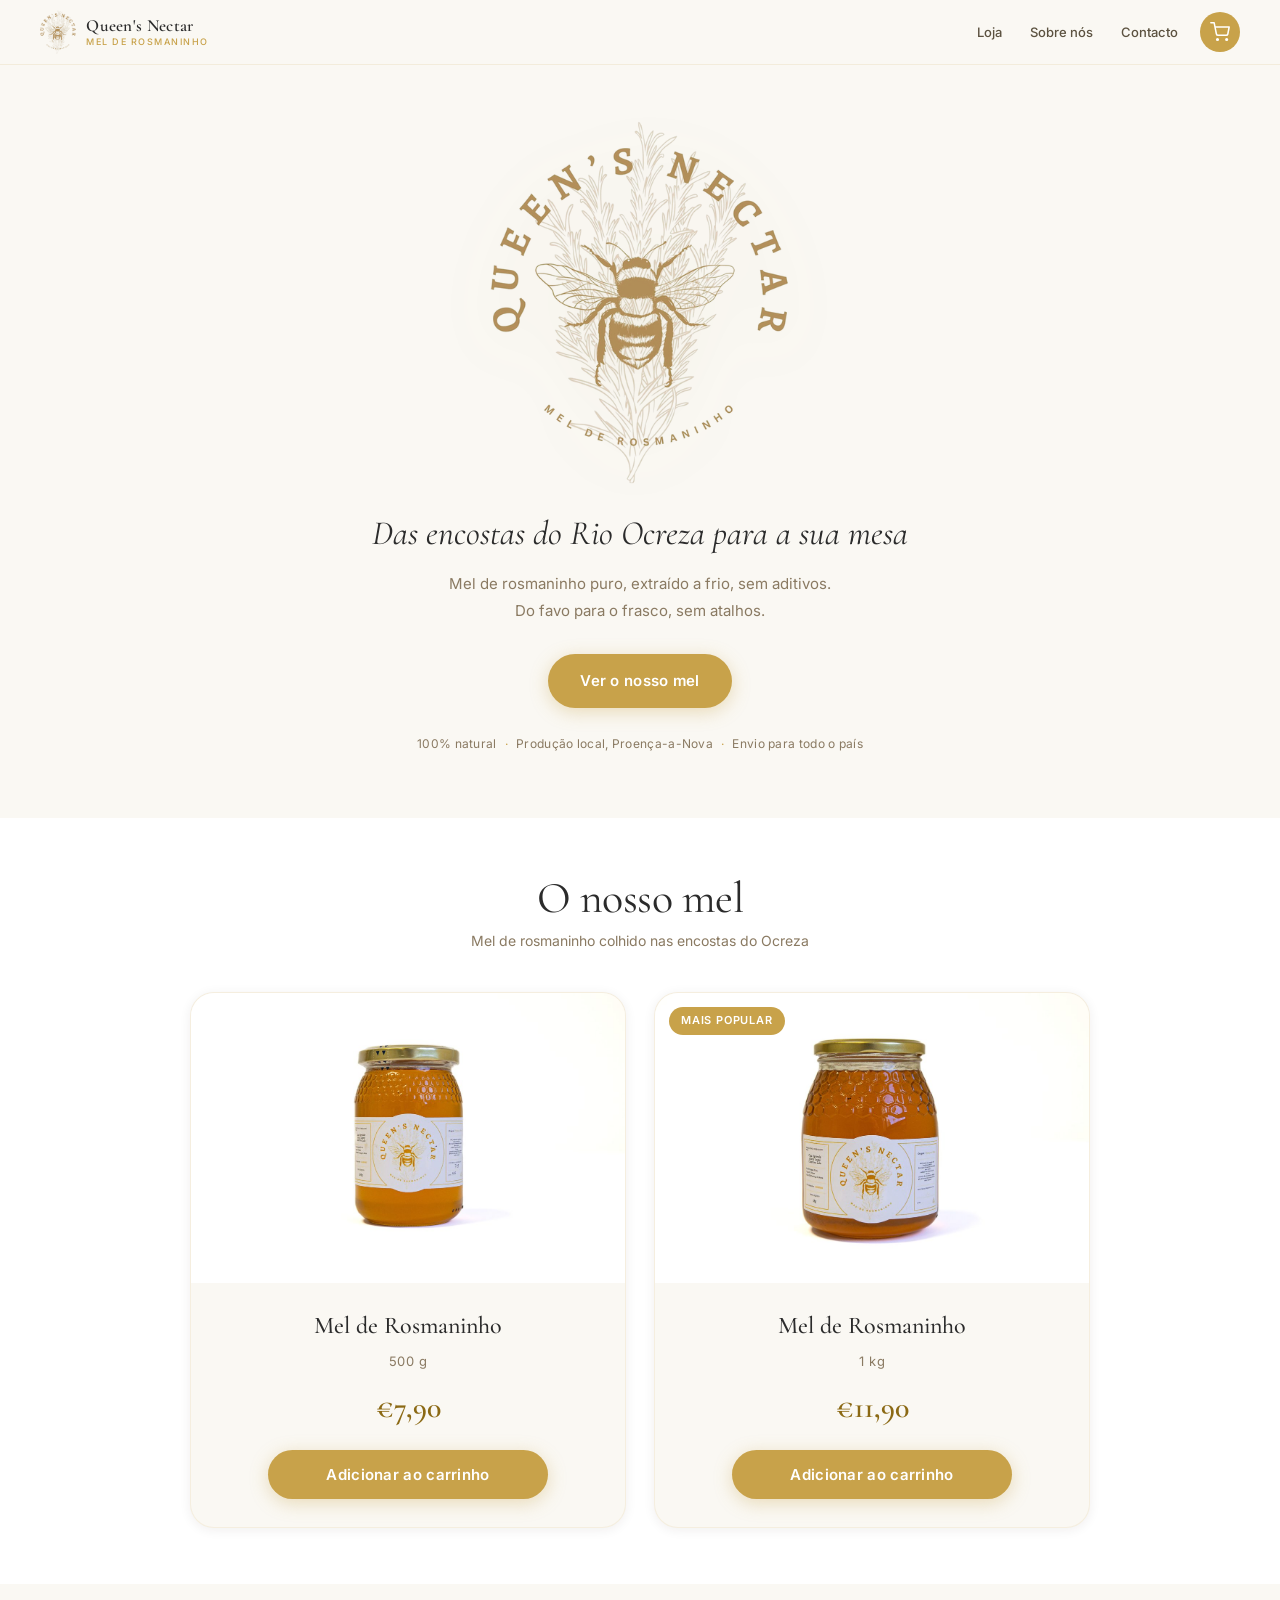
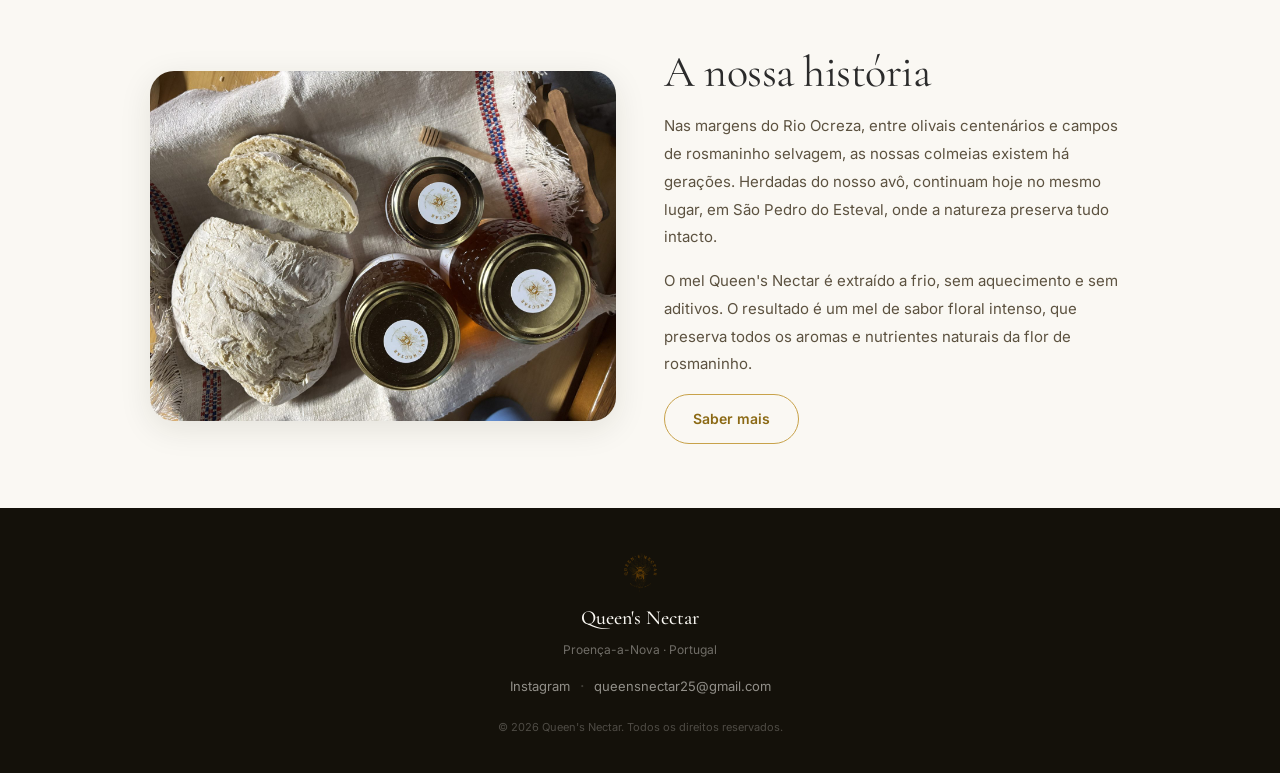
<file: index.html>
<!DOCTYPE html>
<html lang="pt">
<head>
  <meta charset="UTF-8"/>
  <meta name="viewport" content="width=device-width, initial-scale=1.0"/>
  <meta name="description" content="Mel de rosmaninho puro, extraído a frio nas encostas do Rio Ocreza. Tradição familiar de Proença-a-Nova. Envio para todo o país."/>
  <meta name="theme-color" content="#FAF8F3"/>
  <meta property="og:title" content="Queen's Nectar — Mel de Rosmaninho"/>
  <meta property="og:description" content="Mel de rosmaninho puro, extraído a frio. Do favo para o frasco."/>
  <meta property="og:image" content="img/logo-hero.png"/>
  <meta property="og:type" content="website"/>
  <title>Queen's Nectar — Mel de Rosmaninho | Proença-a-Nova</title>
  <link rel="icon" type="image/png" href="img/logo-nav.png"/>
  <link rel="preconnect" href="https://fonts.googleapis.com"/>
  <link rel="preconnect" href="https://fonts.gstatic.com" crossorigin/>
  <link href="https://fonts.googleapis.com/css2?family=Cormorant+Garamond:ital,wght@0,300;0,400;0,500;0,600;0,700;1,400;1,500&family=Inter:wght@300;400;500;600&display=swap" rel="stylesheet"/>
  <link rel="stylesheet" href="style.css"/>
  <!-- Snipcart -->
  <link rel="preconnect" href="https://app.snipcart.com"/>
  <link rel="preconnect" href="https://cdn.snipcart.com"/>
  <link rel="stylesheet" href="https://cdn.snipcart.com/themes/v3.4.0/default/snipcart.css"/>
</head>
<body>

  <!-- NAV -->
  <nav class="nav" aria-label="Navegação principal">
    <a href="index.html" class="nav-logo" aria-label="Queen's Nectar — início">
      <img src="img/logo-nav.png" alt="Queen's Nectar" class="nav-logo-img" width="40" height="48"/>
      <div class="nav-logo-text">
        <span class="nav-logo-name">Queen's Nectar</span>
        <span class="nav-logo-sub">Mel de Rosmaninho</span>
      </div>
    </a>
    <div class="nav-links">
      <a href="#loja" class="nav-link">Loja</a>
      <a href="sobre.html" class="nav-link">Sobre nós</a>
      <a href="contacto.html" class="nav-link">Contacto</a>
      <button class="nav-cart snipcart-checkout" aria-label="Abrir carrinho">
        <svg width="20" height="20" viewBox="0 0 24 24" fill="none" stroke="currentColor" stroke-width="1.8" stroke-linecap="round" stroke-linejoin="round" aria-hidden="true">
          <circle cx="9" cy="21" r="1"/><circle cx="20" cy="21" r="1"/>
          <path d="M1 1h4l2.68 13.39a2 2 0 0 0 2 1.61h9.72a2 2 0 0 0 2-1.61L23 6H6"/>
        </svg>
        <span class="snipcart-items-count nav-cart-count"></span>
      </button>
    </div>
  </nav>

  <main>

    <!-- HERO -->
    <section class="hero">
      <div class="hero-inner">
        <img src="img/logo-hero.png" alt="Queen's Nectar — Mel de Rosmaninho" class="hero-logo" width="413" height="500" fetchpriority="high"/>
        <p class="hero-tagline">Das encostas do Rio Ocreza para a sua mesa</p>
        <p class="hero-desc">Mel de rosmaninho puro, extraído a frio, sem aditivos.<br>Do favo para o frasco, sem atalhos.</p>
        <a href="#loja" class="btn-gold">Ver o nosso mel</a>
        <div class="hero-badges">
          <span>100% natural</span>
          <span class="dot">·</span>
          <span>Produção local, Proença-a-Nova</span>
          <span class="dot">·</span>
          <span>Envio para todo o país</span>
        </div>
      </div>
    </section>

    <!-- LOJA -->
    <section class="shop" id="loja" aria-labelledby="shop-title">
      <div class="shop-inner">
        <h2 class="section-title" id="shop-title">O nosso mel</h2>
        <p class="section-sub">Mel de rosmaninho colhido nas encostas do Ocreza</p>

        <div class="product-grid">

          <!-- 500g -->
          <article class="product">
            <div class="product-img-wrap">
              <img src="img/mel-500g.jpg" alt="Frasco de Mel de Rosmaninho 500g Queen's Nectar" loading="lazy" width="1200" height="799"/>
            </div>
            <div class="product-info">
              <h3 class="product-name">Mel de Rosmaninho</h3>
              <p class="product-weight">500 g</p>
              <p class="product-price">€7,90</p>
              <button class="btn-gold btn-add snipcart-add-item"
                data-item-id="mel-500g"
                data-item-price="7.90"
                data-item-currency="eur"
                data-item-description="Mel de rosmaninho puro, extraído a frio — 500g"
                data-item-image="img/mel-500g.jpg"
                data-item-name="Mel de Rosmaninho 500g"
                data-item-url="/">
                Adicionar ao carrinho
              </button>
            </div>
          </article>

          <!-- 1kg -->
          <article class="product">
            <div class="product-img-wrap">
              <img src="img/mel-1kg.jpg" alt="Frasco de Mel de Rosmaninho 1kg Queen's Nectar" loading="lazy" width="1200" height="799"/>
              <span class="product-tag">Mais popular</span>
            </div>
            <div class="product-info">
              <h3 class="product-name">Mel de Rosmaninho</h3>
              <p class="product-weight">1 kg</p>
              <p class="product-price">€11,90</p>
              <button class="btn-gold btn-add snipcart-add-item"
                data-item-id="mel-1kg"
                data-item-price="11.90"
                data-item-currency="eur"
                data-item-description="Mel de rosmaninho puro, extraído a frio — 1kg"
                data-item-image="img/mel-1kg.jpg"
                data-item-name="Mel de Rosmaninho 1kg"
                data-item-url="/">
                Adicionar ao carrinho
              </button>
            </div>
          </article>

        </div>
      </div>
    </section>

    <!-- HISTÓRIA -->
    <section class="story" aria-labelledby="story-title">
      <div class="story-grid">
        <div class="story-img-wrap">
          <img src="img/ambiente.jpg" alt="Mel Queen's Nectar com pão caseiro" loading="lazy" width="1600" height="1200"/>
        </div>
        <div class="story-content">
          <h2 class="section-title" id="story-title">A nossa história</h2>
          <p class="story-text">Nas margens do Rio Ocreza, entre olivais centenários e campos de rosmaninho selvagem, as nossas colmeias existem há gerações. Herdadas do nosso avô, continuam hoje no mesmo lugar, em São Pedro do Esteval, onde a natureza preserva tudo intacto.</p>
          <p class="story-text">O mel Queen's Nectar é extraído a frio, sem aquecimento e sem aditivos. O resultado é um mel de sabor floral intenso, que preserva todos os aromas e nutrientes naturais da flor de rosmaninho.</p>
          <a href="sobre.html" class="btn-outline">Saber mais</a>
        </div>
      </div>
    </section>

  </main>

  <!-- FOOTER -->
  <footer class="footer" role="contentinfo">
    <div class="footer-inner">
      <img src="img/logo-nav.png" alt="" class="footer-logo" width="36" height="44" loading="lazy"/>
      <p class="footer-brand">Queen's Nectar</p>
      <p class="footer-loc">Proença-a-Nova · Portugal</p>
      <nav class="footer-links" aria-label="Redes sociais">
        <a href="https://www.instagram.com/queens.nectar/" target="_blank" rel="noopener" class="footer-link">Instagram</a>
        <span class="footer-dot">·</span>
        <a href="mailto:queensnectar25@gmail.com" class="footer-link">queensnectar25@gmail.com</a>
      </nav>
      <p class="footer-copy">© 2026 Queen's Nectar. Todos os direitos reservados.</p>
    </div>
  </footer>

  <!-- Snipcart -->
  <div hidden id="snipcart"
       data-api-key="COLOCA_AQUI_A_TUA_PUBLIC_API_KEY"
       data-config-modal-style="side"
       data-currency="eur"
       data-templates-url="/snipcart-templates.html"></div>
  <script async src="https://cdn.snipcart.com/themes/v3.4.0/default/snipcart.js"></script>

  <script src="main.js"></script>
</body>
</html>
</file>
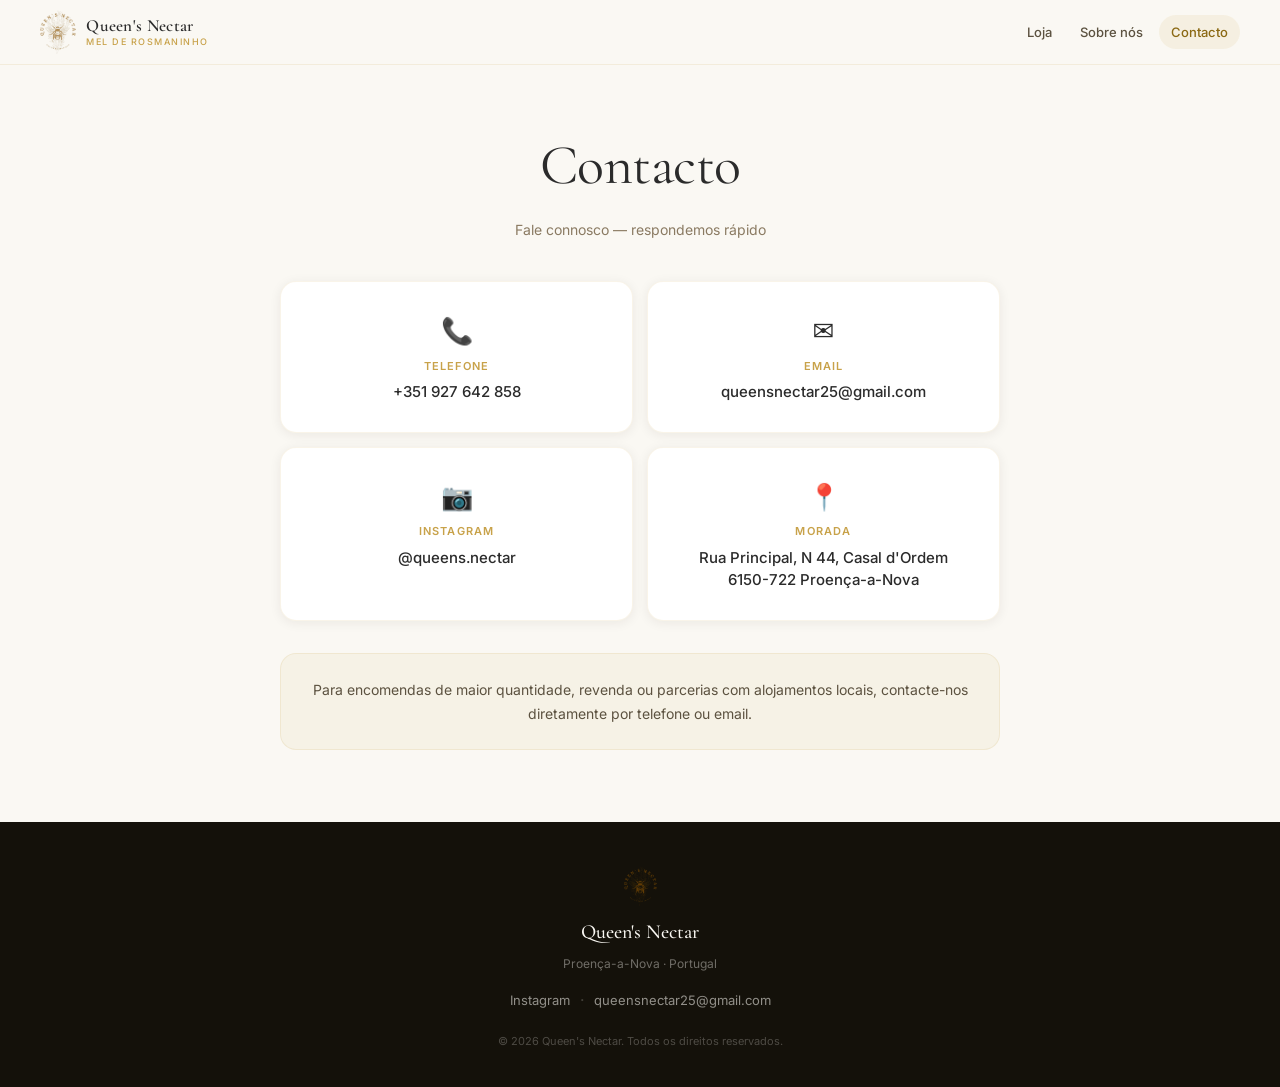
<file: contacto.html>
<!DOCTYPE html>
<html lang="pt">
<head>
  <meta charset="UTF-8"/>
  <meta name="viewport" content="width=device-width, initial-scale=1.0"/>
  <meta name="description" content="Contacte a Queen's Nectar — mel de rosmaninho de Proença-a-Nova. Email, telefone e Instagram."/>
  <title>Contacto — Queen's Nectar</title>
  <link rel="icon" type="image/png" href="img/logo-nav.png"/>
  <link rel="preconnect" href="https://fonts.googleapis.com"/>
  <link rel="preconnect" href="https://fonts.gstatic.com" crossorigin/>
  <link href="https://fonts.googleapis.com/css2?family=Cormorant+Garamond:ital,wght@0,300;0,400;0,500;0,600;0,700;1,400;1,500&family=Inter:wght@300;400;500;600&display=swap" rel="stylesheet"/>
  <link rel="stylesheet" href="style.css"/>
</head>
<body>

  <nav class="nav" aria-label="Navegação principal">
    <a href="index.html" class="nav-logo" aria-label="Queen's Nectar — início">
      <img src="img/logo-nav.png" alt="Queen's Nectar" class="nav-logo-img" width="40" height="48"/>
      <div class="nav-logo-text">
        <span class="nav-logo-name">Queen's Nectar</span>
        <span class="nav-logo-sub">Mel de Rosmaninho</span>
      </div>
    </a>
    <div class="nav-links">
      <a href="index.html#loja" class="nav-link">Loja</a>
      <a href="sobre.html" class="nav-link">Sobre nós</a>
      <a href="contacto.html" class="nav-link nav-link--active">Contacto</a>
    </div>
  </nav>

  <main>
    <section class="page-hero">
      <h1 class="page-title">Contacto</h1>
      <p class="page-sub">Fale connosco — respondemos rápido</p>
    </section>

    <section class="contact">
      <div class="contact-inner">

        <div class="contact-grid">
          <a href="tel:+351927642858" class="contact-card">
            <span class="cc-icon" aria-hidden="true">📞</span>
            <span class="cc-label">Telefone</span>
            <span class="cc-value">+351 927 642 858</span>
          </a>
          <a href="mailto:queensnectar25@gmail.com" class="contact-card">
            <span class="cc-icon" aria-hidden="true">✉️</span>
            <span class="cc-label">Email</span>
            <span class="cc-value">queensnectar25@gmail.com</span>
          </a>
          <a href="https://www.instagram.com/queens.nectar/" target="_blank" rel="noopener" class="contact-card">
            <span class="cc-icon" aria-hidden="true">📷</span>
            <span class="cc-label">Instagram</span>
            <span class="cc-value">@queens.nectar</span>
          </a>
          <div class="contact-card">
            <span class="cc-icon" aria-hidden="true">📍</span>
            <span class="cc-label">Morada</span>
            <span class="cc-value">Rua Principal, N 44, Casal d'Ordem<br>6150-722 Proença-a-Nova</span>
          </div>
        </div>

        <div class="contact-note">
          <p>Para encomendas de maior quantidade, revenda ou parcerias com alojamentos locais, contacte-nos diretamente por telefone ou email.</p>
        </div>

      </div>
    </section>
  </main>

  <footer class="footer" role="contentinfo">
    <div class="footer-inner">
      <img src="img/logo-nav.png" alt="" class="footer-logo" width="36" height="44" loading="lazy"/>
      <p class="footer-brand">Queen's Nectar</p>
      <p class="footer-loc">Proença-a-Nova · Portugal</p>
      <nav class="footer-links" aria-label="Redes sociais">
        <a href="https://www.instagram.com/queens.nectar/" target="_blank" rel="noopener" class="footer-link">Instagram</a>
        <span class="footer-dot">·</span>
        <a href="mailto:queensnectar25@gmail.com" class="footer-link">queensnectar25@gmail.com</a>
      </nav>
      <p class="footer-copy">© 2026 Queen's Nectar. Todos os direitos reservados.</p>
    </div>
  </footer>

  <script src="main.js"></script>
</body>
</html>
</file>
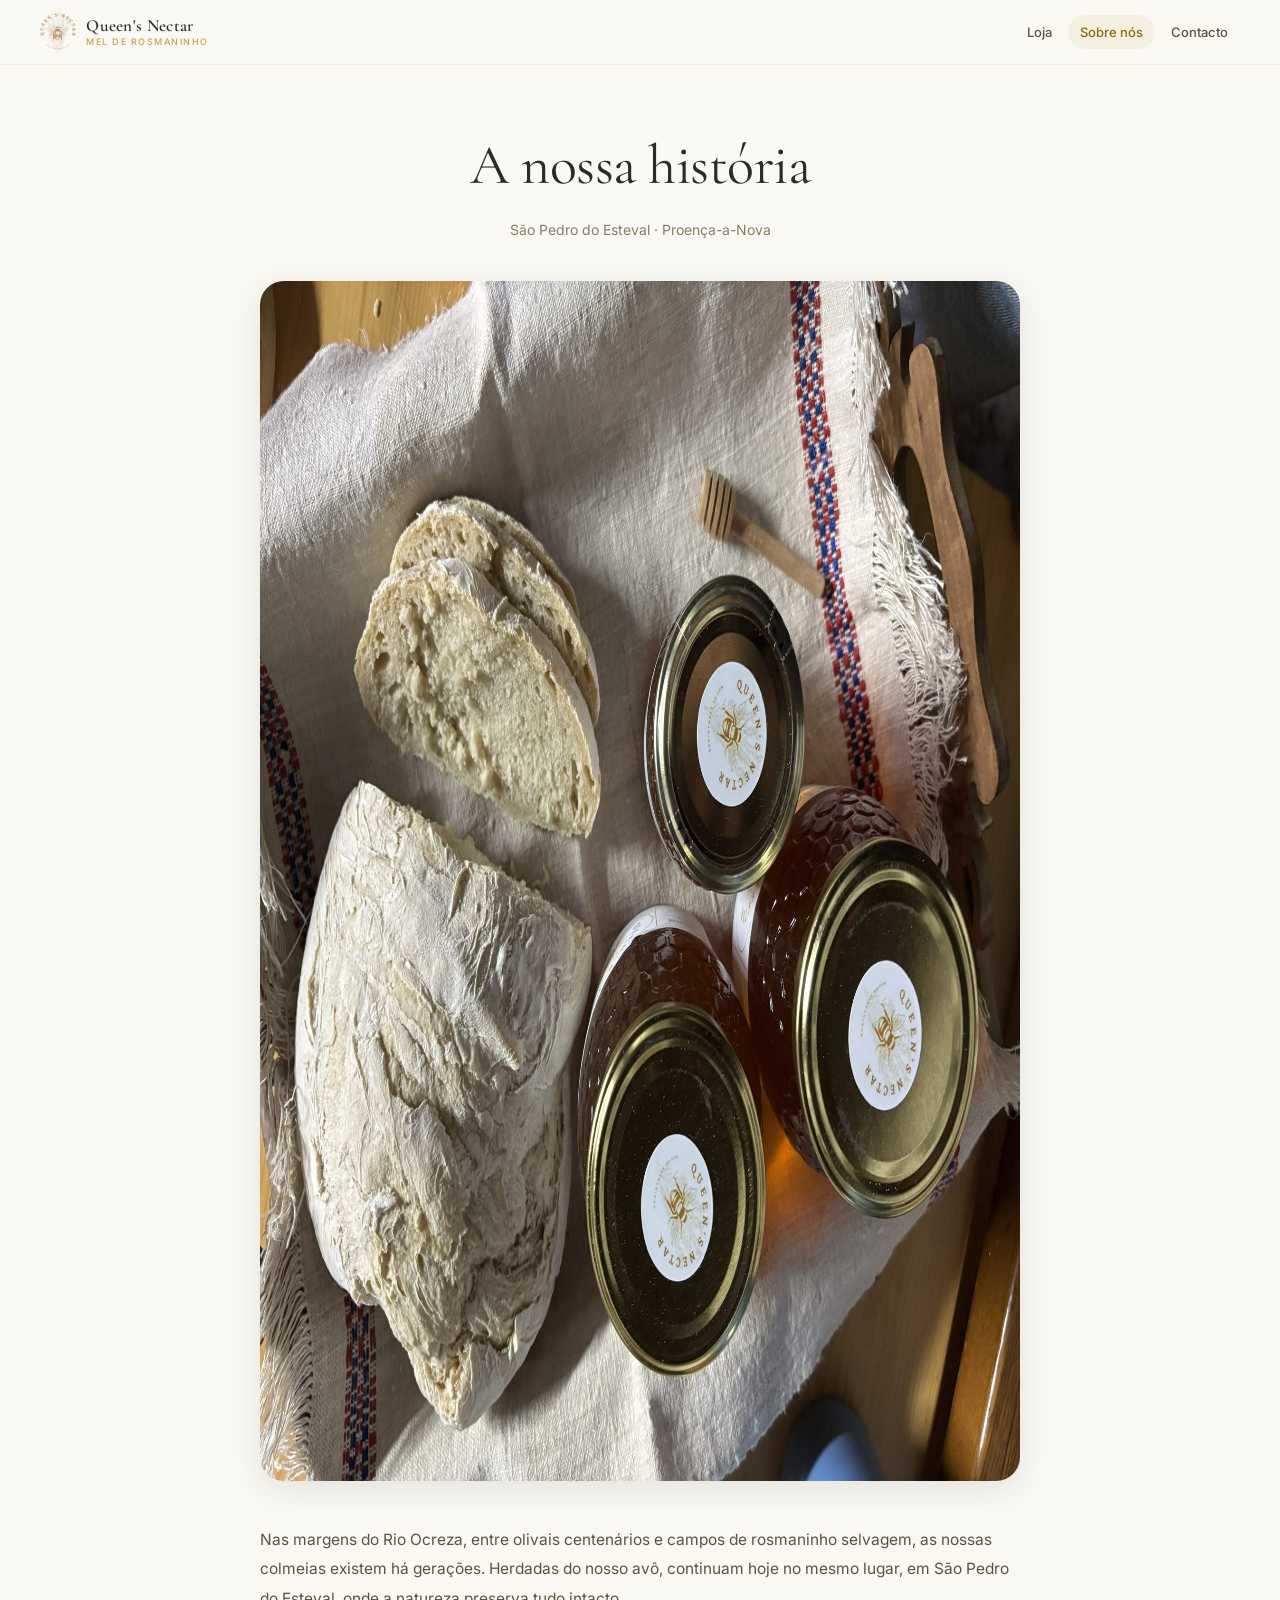
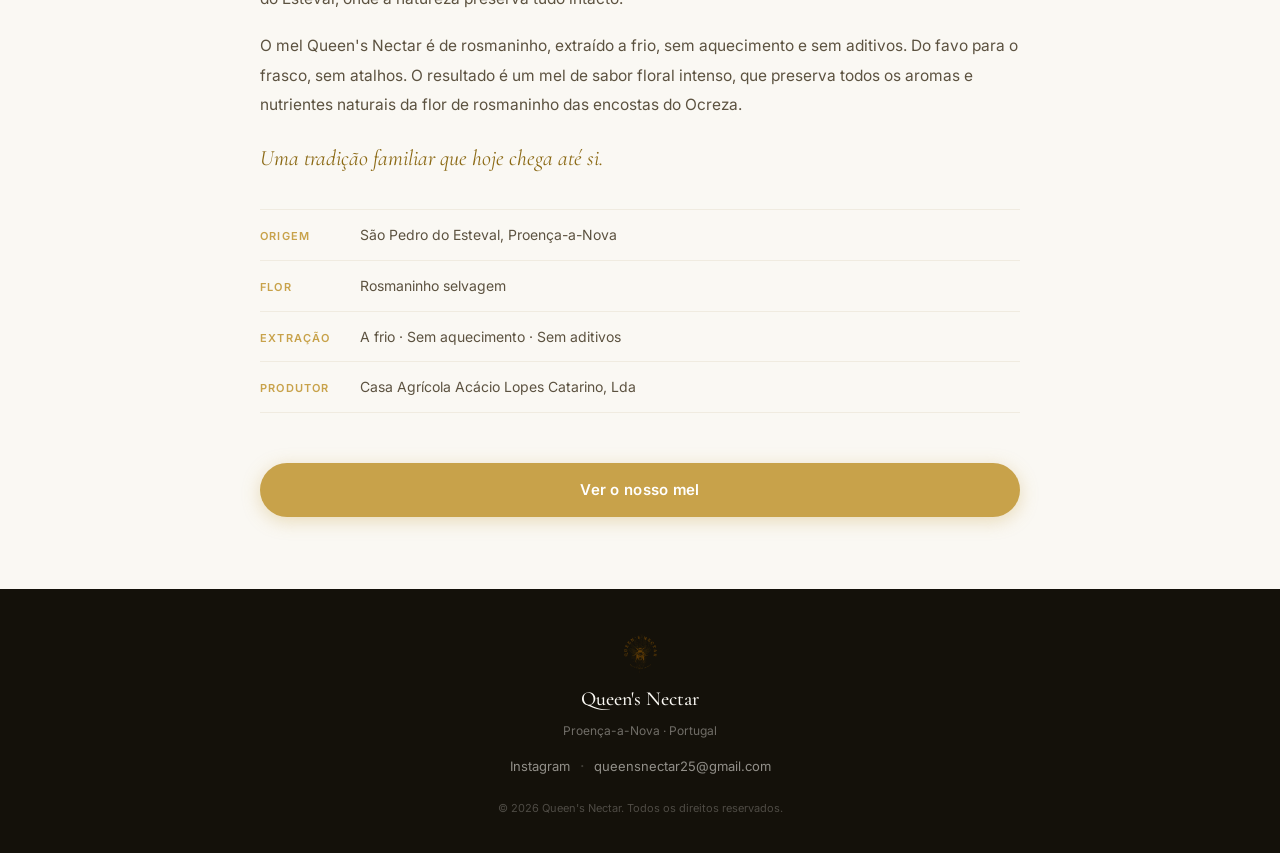
<file: sobre.html>
<!DOCTYPE html>
<html lang="pt">
<head>
  <meta charset="UTF-8"/>
  <meta name="viewport" content="width=device-width, initial-scale=1.0"/>
  <meta name="description" content="A história da Queen's Nectar — colmeias familiares nas margens do Rio Ocreza, em São Pedro do Esteval. Mel de rosmaninho extraído a frio."/>
  <title>Sobre nós — Queen's Nectar</title>
  <link rel="icon" type="image/png" href="img/logo-nav.png"/>
  <link rel="preconnect" href="https://fonts.googleapis.com"/>
  <link rel="preconnect" href="https://fonts.gstatic.com" crossorigin/>
  <link href="https://fonts.googleapis.com/css2?family=Cormorant+Garamond:ital,wght@0,300;0,400;0,500;0,600;0,700;1,400;1,500&family=Inter:wght@300;400;500;600&display=swap" rel="stylesheet"/>
  <link rel="stylesheet" href="style.css"/>
</head>
<body>

  <nav class="nav" aria-label="Navegação principal">
    <a href="index.html" class="nav-logo" aria-label="Queen's Nectar — início">
      <img src="img/logo-nav.png" alt="Queen's Nectar" class="nav-logo-img" width="40" height="48"/>
      <div class="nav-logo-text">
        <span class="nav-logo-name">Queen's Nectar</span>
        <span class="nav-logo-sub">Mel de Rosmaninho</span>
      </div>
    </a>
    <div class="nav-links">
      <a href="index.html#loja" class="nav-link">Loja</a>
      <a href="sobre.html" class="nav-link nav-link--active">Sobre nós</a>
      <a href="contacto.html" class="nav-link">Contacto</a>
    </div>
  </nav>

  <main>
    <section class="page-hero">
      <h1 class="page-title">A nossa história</h1>
      <p class="page-sub">São Pedro do Esteval · Proença-a-Nova</p>
    </section>

    <section class="about">
      <div class="about-inner">
        <div class="about-img-wrap">
          <img src="img/ambiente.jpg" alt="Mel Queen's Nectar com pão caseiro numa mesa tradicional" width="1600" height="1200"/>
        </div>

        <div class="about-text">
          <p>Nas margens do Rio Ocreza, entre olivais centenários e campos de rosmaninho selvagem, as nossas colmeias existem há gerações. Herdadas do nosso avô, continuam hoje no mesmo lugar, em São Pedro do Esteval, onde a natureza preserva tudo intacto.</p>

          <p>O mel Queen's Nectar é de rosmaninho, extraído a frio, sem aquecimento e sem aditivos. Do favo para o frasco, sem atalhos. O resultado é um mel de sabor floral intenso, que preserva todos os aromas e nutrientes naturais da flor de rosmaninho das encostas do Ocreza.</p>

          <p class="about-highlight">Uma tradição familiar que hoje chega até si.</p>

          <div class="about-details">
            <div class="ad-item">
              <span class="ad-label">Origem</span>
              <span class="ad-value">São Pedro do Esteval, Proença-a-Nova</span>
            </div>
            <div class="ad-item">
              <span class="ad-label">Flor</span>
              <span class="ad-value">Rosmaninho selvagem</span>
            </div>
            <div class="ad-item">
              <span class="ad-label">Extração</span>
              <span class="ad-value">A frio · Sem aquecimento · Sem aditivos</span>
            </div>
            <div class="ad-item">
              <span class="ad-label">Produtor</span>
              <span class="ad-value">Casa Agrícola Acácio Lopes Catarino, Lda</span>
            </div>
          </div>

          <a href="index.html#loja" class="btn-gold" style="margin-top:32px">Ver o nosso mel</a>
        </div>
      </div>
    </section>
  </main>

  <footer class="footer" role="contentinfo">
    <div class="footer-inner">
      <img src="img/logo-nav.png" alt="" class="footer-logo" width="36" height="44" loading="lazy"/>
      <p class="footer-brand">Queen's Nectar</p>
      <p class="footer-loc">Proença-a-Nova · Portugal</p>
      <nav class="footer-links" aria-label="Redes sociais">
        <a href="https://www.instagram.com/queens.nectar/" target="_blank" rel="noopener" class="footer-link">Instagram</a>
        <span class="footer-dot">·</span>
        <a href="mailto:queensnectar25@gmail.com" class="footer-link">queensnectar25@gmail.com</a>
      </nav>
      <p class="footer-copy">© 2026 Queen's Nectar. Todos os direitos reservados.</p>
    </div>
  </footer>

  <script src="main.js"></script>
</body>
</html>
</file>
<file: style.css>
/* =====================================================
   Queen's Nectar — Site oficial
   ===================================================== */

*, *::before, *::after { box-sizing: border-box; margin: 0; padding: 0; }

:root {
  --cream:      #FAF8F3;
  --cream-mid:  #F0EBE0;
  --gold:       #C8A24A;
  --gold-dark:  #8B6914;
  --charcoal:   #2B2B2B;
  --mid:        #5C5240;
  --light-text: #8A7A62;
  --white:      #FFFFFF;

  --font-display: 'Cormorant Garamond', Georgia, serif;
  --font-body:    'Inter', system-ui, sans-serif;

  --radius-md:  16px;
  --radius-lg:  24px;

  --shadow-sm:  0 2px 12px rgba(43,35,20,0.07);
  --shadow-md:  0 8px 32px rgba(43,35,20,0.10);

  --px: 24px;
}

html { scroll-behavior: smooth; }

body {
  background: var(--cream);
  color: var(--charcoal);
  font-family: var(--font-body);
  font-size: 16px;
  line-height: 1.6;
  -webkit-font-smoothing: antialiased;
  overflow-x: hidden;
}

img { max-width: 100%; display: block; }
a   { color: inherit; text-decoration: none; }
button { font-family: inherit; }

/* ---------- NAV ---------- */
.nav {
  position: sticky;
  top: 0;
  z-index: 500;
  display: flex;
  align-items: center;
  justify-content: space-between;
  padding: 10px var(--px);
  background: rgba(250,248,243,0.94);
  backdrop-filter: blur(14px);
  -webkit-backdrop-filter: blur(14px);
  border-bottom: 1px solid rgba(200,162,74,0.14);
}

.nav-logo { display: flex; align-items: center; gap: 10px; }
.nav-logo-img { height: 44px; width: auto; object-fit: contain; }
.nav-logo-text { display: flex; flex-direction: column; line-height: 1.2; }
.nav-logo-name {
  font-family: var(--font-display);
  font-size: 17px; font-weight: 600;
  color: var(--charcoal); letter-spacing: 0.3px;
}
.nav-logo-sub {
  font-size: 9px; letter-spacing: 1.5px;
  color: var(--gold); text-transform: uppercase; font-weight: 500;
}

.nav-links { display: flex; align-items: center; gap: 4px; }

.nav-link {
  font-size: 13px; font-weight: 500;
  color: var(--mid);
  padding: 7px 12px;
  border-radius: 100px;
  transition: color 0.2s, background 0.2s;
}
.nav-link:hover { color: var(--gold-dark); background: rgba(200,162,74,0.08); }
.nav-link--active { color: var(--gold-dark); background: rgba(200,162,74,0.10); }

.nav-cart {
  position: relative;
  display: flex; align-items: center; justify-content: center;
  width: 40px; height: 40px;
  background: var(--gold);
  color: white;
  border: none; border-radius: 50%;
  cursor: pointer;
  margin-left: 6px;
  transition: background 0.2s;
}
.nav-cart:hover { background: var(--gold-dark); }
.nav-cart-count {
  position: absolute;
  top: -4px; right: -4px;
  min-width: 18px; height: 18px;
  background: var(--charcoal);
  color: white;
  font-size: 10px; font-weight: 600;
  border-radius: 100px;
  display: flex; align-items: center; justify-content: center;
  padding: 0 4px;
}
.nav-cart-count:empty { display: none; }

/* ---------- BUTTONS ---------- */
.btn-gold {
  display: inline-flex;
  align-items: center;
  justify-content: center;
  padding: 15px 32px;
  background: var(--gold);
  color: white;
  border: none;
  border-radius: 100px;
  font-size: 15px;
  font-weight: 600;
  letter-spacing: 0.3px;
  cursor: pointer;
  transition: background 0.2s, transform 0.15s, box-shadow 0.2s;
  box-shadow: 0 4px 18px rgba(200,162,74,0.35);
}
.btn-gold:hover  { background: var(--gold-dark); transform: translateY(-1px); box-shadow: 0 6px 24px rgba(139,105,20,0.4); }
.btn-gold:active { transform: translateY(0); }

.btn-outline {
  display: inline-flex;
  align-items: center;
  padding: 13px 28px;
  border: 1.5px solid var(--gold);
  color: var(--gold-dark);
  border-radius: 100px;
  font-size: 14px;
  font-weight: 600;
  transition: background 0.2s, color 0.2s;
}
.btn-outline:hover { background: var(--gold); color: white; }

/* ---------- HERO ---------- */
.hero {
  padding: 56px var(--px) 64px;
  text-align: center;
}

.hero-inner {
  max-width: 640px;
  margin: 0 auto;
  display: flex;
  flex-direction: column;
  align-items: center;
}

.hero-logo {
  width: min(300px, 70vw);
  height: auto;
  margin-bottom: 28px;
  filter: drop-shadow(0 12px 32px rgba(139,105,20,0.15));
}

.hero-tagline {
  font-family: var(--font-display);
  font-size: clamp(24px, 6vw, 34px);
  font-style: italic;
  font-weight: 400;
  color: var(--charcoal);
  line-height: 1.3;
  margin-bottom: 14px;
}

.hero-desc {
  font-size: 15px;
  color: var(--light-text);
  line-height: 1.8;
  margin-bottom: 30px;
}

.hero-badges {
  display: flex;
  flex-wrap: wrap;
  justify-content: center;
  gap: 8px;
  margin-top: 26px;
  font-size: 12px;
  color: var(--light-text);
  letter-spacing: 0.3px;
}
.hero-badges .dot { color: var(--gold); }

/* ---------- SECTIONS ---------- */
.section-title {
  font-family: var(--font-display);
  font-size: clamp(32px, 8vw, 44px);
  font-weight: 400;
  letter-spacing: -0.5px;
  color: var(--charcoal);
  line-height: 1.1;
}

.section-sub {
  font-size: 14px;
  color: var(--light-text);
  margin-top: 8px;
}

/* ---------- SHOP ---------- */
.shop {
  padding: 56px var(--px);
  background: var(--white);
}

.shop-inner {
  max-width: 900px;
  margin: 0 auto;
  text-align: center;
}

.product-grid {
  display: grid;
  grid-template-columns: 1fr;
  gap: 28px;
  margin-top: 40px;
}

.product {
  background: var(--cream);
  border-radius: var(--radius-lg);
  overflow: hidden;
  border: 1px solid rgba(200,162,74,0.12);
  box-shadow: var(--shadow-sm);
  transition: transform 0.25s, box-shadow 0.25s;
}
.product:hover { transform: translateY(-4px); box-shadow: var(--shadow-md); }

.product-img-wrap {
  position: relative;
  background: white;
  overflow: hidden;
}
.product-img-wrap img {
  width: 100%;
  height: auto;
  aspect-ratio: 3/2;
  object-fit: cover;
}

.product-tag {
  position: absolute;
  top: 14px; left: 14px;
  background: var(--gold);
  color: white;
  font-size: 11px;
  font-weight: 600;
  letter-spacing: 0.8px;
  text-transform: uppercase;
  padding: 5px 12px;
  border-radius: 100px;
}

.product-info {
  padding: 24px 24px 28px;
  display: flex;
  flex-direction: column;
  align-items: center;
  gap: 6px;
}

.product-name {
  font-family: var(--font-display);
  font-size: 24px;
  font-weight: 500;
  color: var(--charcoal);
}

.product-weight {
  font-size: 13px;
  color: var(--light-text);
  letter-spacing: 0.5px;
}

.product-price {
  font-family: var(--font-display);
  font-size: 30px;
  font-weight: 600;
  color: var(--gold-dark);
  margin: 6px 0 12px;
}

.btn-add { width: 100%; max-width: 280px; }

/* ---------- STORY (homepage) ---------- */
.story {
  padding: 64px var(--px);
}

.story-grid {
  max-width: 980px;
  margin: 0 auto;
  display: grid;
  grid-template-columns: 1fr;
  gap: 36px;
  align-items: center;
}

.story-img-wrap {
  border-radius: var(--radius-lg);
  overflow: hidden;
  box-shadow: var(--shadow-md);
}
.story-img-wrap img { width: 100%; height: auto; }

.story-content { display: flex; flex-direction: column; align-items: flex-start; gap: 16px; }
.story-text { font-size: 15px; color: var(--mid); line-height: 1.85; }

/* ---------- PAGE HERO (subpages) ---------- */
.page-hero {
  padding: 56px var(--px) 40px;
  text-align: center;
}
.page-title {
  font-family: var(--font-display);
  font-size: clamp(38px, 10vw, 56px);
  font-weight: 400;
  letter-spacing: -0.5px;
  color: var(--charcoal);
}
.page-sub {
  font-size: 14px;
  color: var(--light-text);
  margin-top: 8px;
}

/* ---------- ABOUT PAGE ---------- */
.about { padding: 0 var(--px) 72px; }
.about-inner {
  max-width: 760px;
  margin: 0 auto;
  display: flex;
  flex-direction: column;
  gap: 36px;
}
.about-img-wrap {
  border-radius: var(--radius-lg);
  overflow: hidden;
  box-shadow: var(--shadow-md);
}
.about-text { display: flex; flex-direction: column; gap: 18px; }
.about-text p { font-size: 15.5px; color: var(--mid); line-height: 1.9; }
.about-highlight {
  font-family: var(--font-display);
  font-size: 22px !important;
  font-style: italic;
  color: var(--gold-dark) !important;
}
.about-details {
  margin-top: 12px;
  border-top: 1px solid var(--cream-mid);
}
.ad-item {
  display: flex;
  gap: 16px;
  padding: 14px 0;
  border-bottom: 1px solid var(--cream-mid);
  align-items: baseline;
}
.ad-label {
  font-size: 11px; font-weight: 600;
  letter-spacing: 1.2px; text-transform: uppercase;
  color: var(--gold);
  min-width: 84px;
  white-space: nowrap;
}
.ad-value { font-size: 14px; color: var(--mid); line-height: 1.5; }

/* ---------- CONTACT PAGE ---------- */
.contact { padding: 0 var(--px) 72px; }
.contact-inner { max-width: 720px; margin: 0 auto; }

.contact-grid {
  display: grid;
  grid-template-columns: 1fr;
  gap: 14px;
}

.contact-card {
  display: flex;
  flex-direction: column;
  align-items: center;
  gap: 6px;
  padding: 28px 20px;
  background: var(--white);
  border-radius: var(--radius-md);
  border: 1px solid rgba(200,162,74,0.12);
  box-shadow: var(--shadow-sm);
  text-align: center;
  transition: transform 0.2s, box-shadow 0.2s;
}
a.contact-card:hover { transform: translateY(-3px); box-shadow: var(--shadow-md); }

.cc-icon  { font-size: 26px; }
.cc-label {
  font-size: 11px; font-weight: 600;
  letter-spacing: 1.2px; text-transform: uppercase;
  color: var(--gold);
}
.cc-value { font-size: 15px; color: var(--charcoal); font-weight: 500; line-height: 1.5; }

.contact-note {
  margin-top: 32px;
  padding: 24px 28px;
  background: rgba(200,162,74,0.07);
  border-radius: var(--radius-md);
  border: 1px solid rgba(200,162,74,0.14);
}
.contact-note p { font-size: 14px; color: var(--mid); line-height: 1.7; text-align: center; }

/* ---------- FOOTER ---------- */
.footer { background: #14110A; padding: 44px var(--px) 36px; }
.footer-inner {
  max-width: 720px;
  margin: 0 auto;
  text-align: center;
  display: flex;
  flex-direction: column;
  align-items: center;
  gap: 6px;
}
.footer-logo { height: 40px; width: auto; opacity: 0.8; filter: brightness(1.25); margin-bottom: 4px; }
.footer-brand { font-family: var(--font-display); font-size: 20px; font-weight: 500; color: var(--cream); }
.footer-loc   { font-size: 12px; color: rgba(250,248,243,0.4); }
.footer-links { display: flex; align-items: center; gap: 10px; margin: 8px 0 4px; flex-wrap: wrap; justify-content: center; }
.footer-link  { font-size: 13px; color: rgba(250,248,243,0.55); transition: color 0.2s; }
.footer-link:hover { color: var(--gold); }
.footer-dot   { color: rgba(250,248,243,0.2); }
.footer-copy  { font-size: 11px; color: rgba(250,248,243,0.25); margin-top: 10px; }

/* ---------- SCROLL REVEAL ---------- */
.reveal { opacity: 0; transform: translateY(22px); transition: opacity 0.6s ease, transform 0.6s ease; }
.reveal.visible { opacity: 1; transform: translateY(0); }

/* ---------- DESKTOP ---------- */
@media (min-width: 700px) {
  :root { --px: 40px; }

  .product-grid { grid-template-columns: 1fr 1fr; }
  .story-grid   { grid-template-columns: 1fr 1fr; gap: 48px; }
  .contact-grid { grid-template-columns: 1fr 1fr; }
  .about-inner  { gap: 44px; }
}

@media (prefers-reduced-motion: reduce) {
  .reveal { opacity: 1; transform: none; transition: none; }
}

/* ---------- Snipcart theming ---------- */
:root {
  --snipcart-color-primary: #C8A24A;
  --snipcart-color-buttons-primary: #C8A24A;
}
</file>
